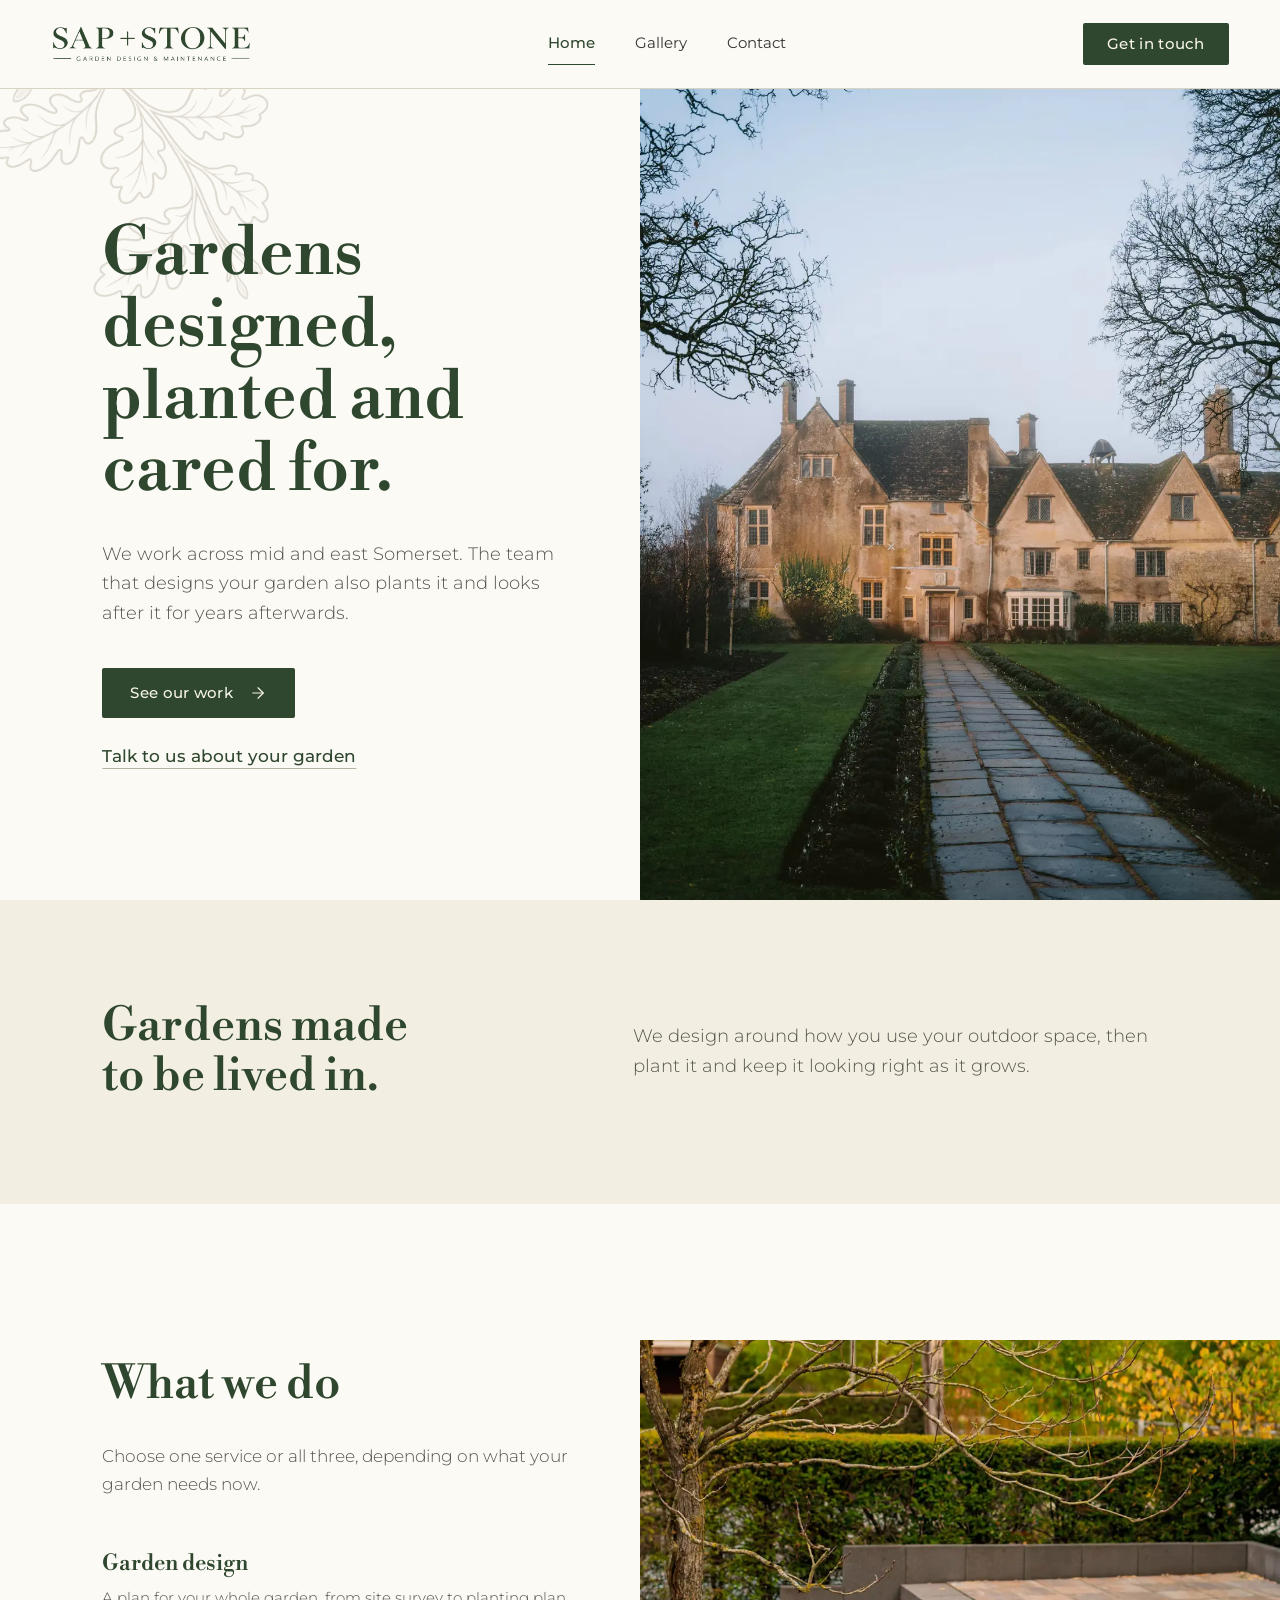
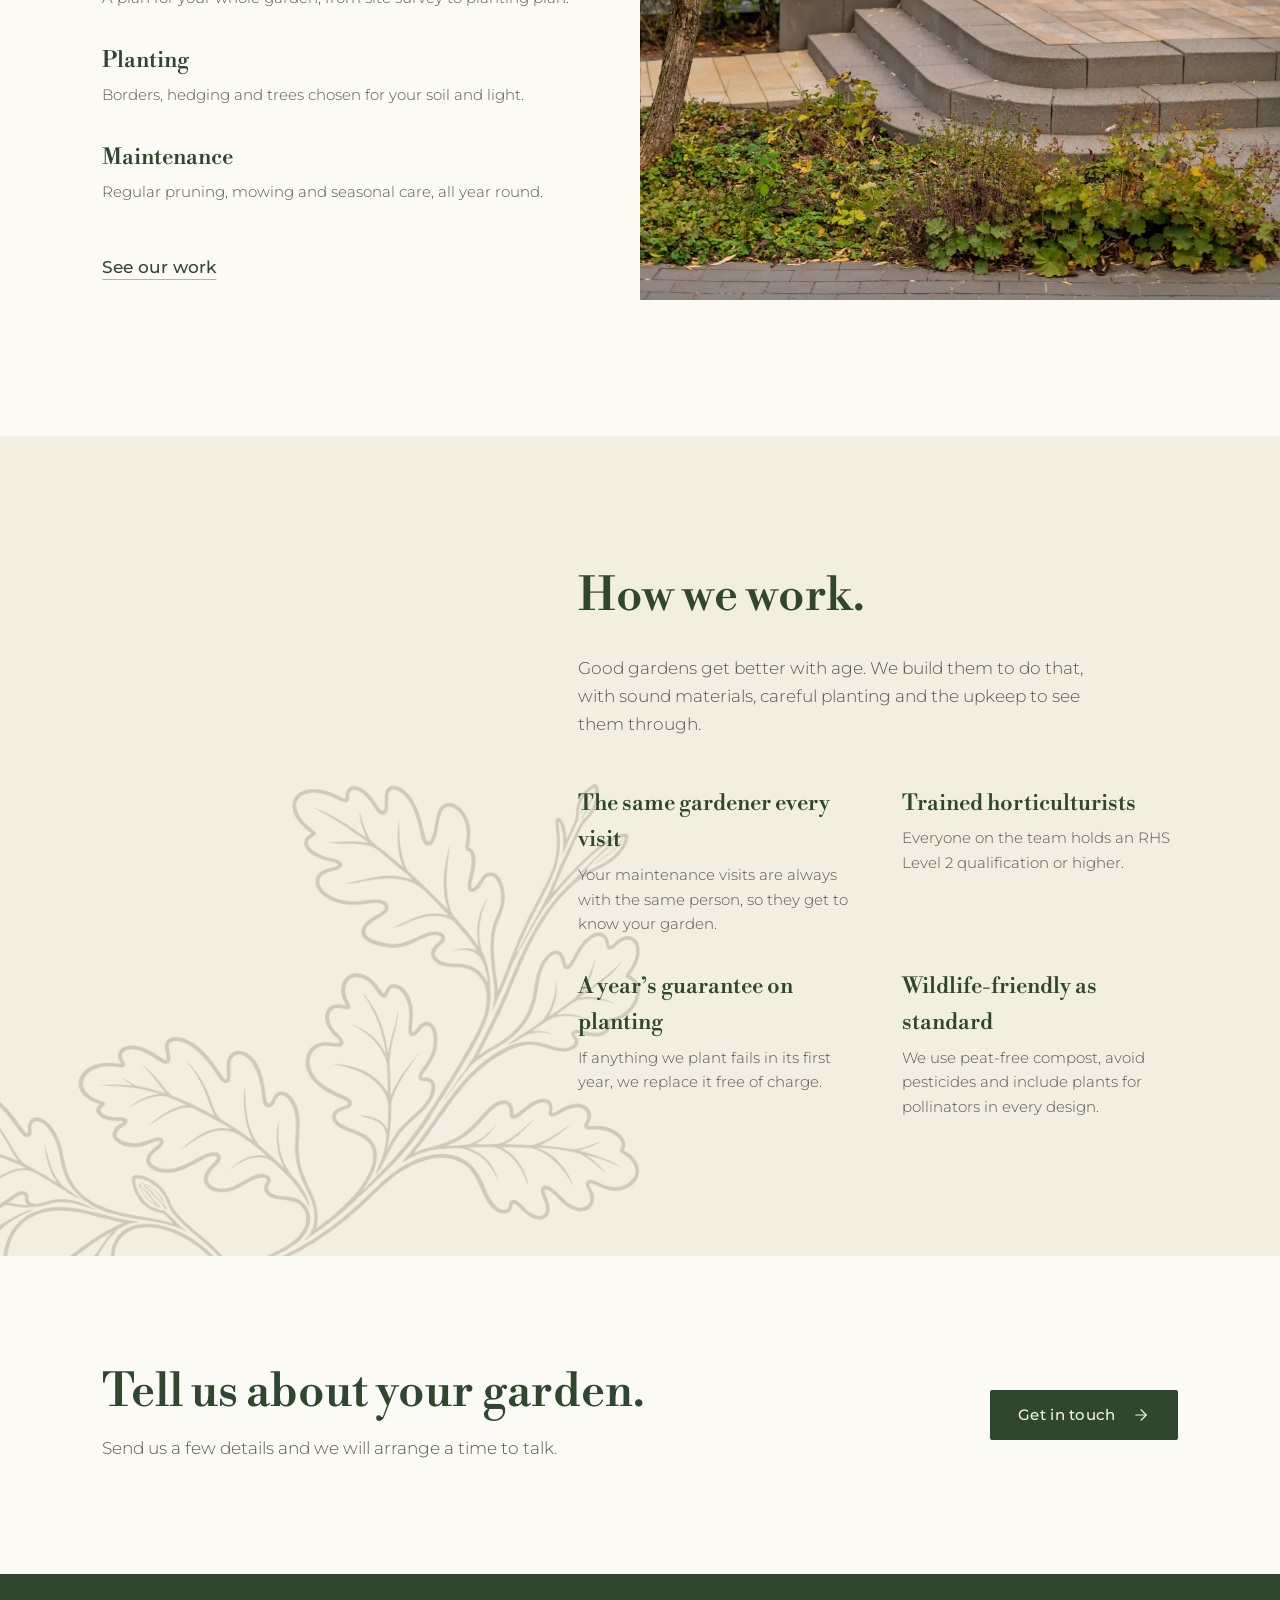
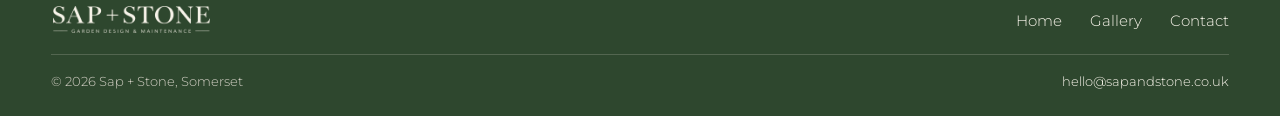
<file: index.html>
<!doctype html>
<html lang="en-GB">
<head>
<meta charset="utf-8">
<meta name="viewport" content="width=device-width, initial-scale=1">
<meta http-equiv="Content-Security-Policy" content="default-src 'none'; script-src 'self'; style-src 'self'; font-src 'self'; img-src 'self'; connect-src 'self'; form-action 'self'; base-uri 'none'">
<meta name="referrer" content="strict-origin-when-cross-origin">
<title>Garden design &amp; maintenance in Somerset | Sap + Stone</title>
<meta name="description" content="Garden design, planting and year-round maintenance across Somerset. One team, from first sketch to your garden&rsquo;s tenth summer.">
<link rel="canonical" href="https://louistucker31.github.io/sap-and-stone/">
<link rel="icon" href="assets/images/favicon.png" type="image/png">
<link rel="preload" href="assets/fonts/libre-bodoni-500-latin.woff2" as="font" type="font/woff2" crossorigin>
<link rel="preload" href="assets/fonts/montserrat-latin.woff2" as="font" type="font/woff2" crossorigin>
<link rel="stylesheet" href="css/styles.css">
<script src="js/main.js" defer></script>
<meta property="og:type" content="website">
<meta property="og:site_name" content="Sap + Stone">
<meta property="og:locale" content="en_GB">
<meta property="og:title" content="Garden design &amp; maintenance in Somerset | Sap + Stone">
<meta property="og:description" content="Garden design, planting and year-round maintenance across Somerset. One team, from first sketch to your garden&rsquo;s tenth summer.">
<meta property="og:url" content="https://louistucker31.github.io/sap-and-stone/">
<meta property="og:image" content="https://louistucker31.github.io/sap-and-stone/assets/images/share.jpg">
<meta property="og:image:width" content="1200">
<meta property="og:image:height" content="630">
<meta property="og:image:alt" content="A stone manor house at dawn, with lawns and a flagstone path leading to the front door">
<meta name="twitter:card" content="summary_large_image">
</head>
<body>
<a class="skip" href="#content">Skip to content</a>

<header class="site-header">
  <div class="page-width">
    <a href="index.html" aria-label="Sap + Stone, garden design and maintenance. Home"><span class="brand-mark" aria-hidden="true"></span></a>
    <nav class="site-nav" aria-label="Main">
      <ul>
        <li><a href="index.html" aria-current="page">Home</a></li>
        <li><a href="pages/gallery.html">Gallery</a></li>
        <li><a href="pages/contact.html">Contact</a></li>
      </ul>
    </nav>
    <a class="btn header-cta" href="pages/contact.html">Get in touch</a>
  </div>
</header>

<main id="content" tabindex="-1">

  <section class="hero" aria-labelledby="home-title">
    <div class="hero-copy">
      <span class="leaf" aria-hidden="true"></span>
      <h1 id="home-title">Gardens designed, planted and cared for.</h1>
      <p class="lede">We work across mid and east Somerset. The team that designs your garden also plants it and looks after it for years afterwards.</p>
      <div class="hero-actions">
        <a class="btn" href="pages/gallery.html">See our work
          <svg viewBox="0 0 24 24" fill="none" stroke="currentColor" stroke-width="1.5" stroke-linecap="round" stroke-linejoin="round" aria-hidden="true"><path d="M5 12h14"/><path d="m12 5 7 7-7 7"/></svg>
        </a>
        <a class="text-link" href="pages/contact.html">Talk to us about your garden</a>
      </div>
    </div>
    <figure class="photo">
      <div class="photo-frame"><img class="photo-house" src="assets/images/house.webp" srcset="assets/images/house-600.webp 600w, assets/images/house.webp 1100w" sizes="(min-width: 961px) 50vw, 100vw" width="1100" height="1467" alt="A stone manor house at dawn, with a flagstone path between lawns and low hedging leading to the front door" fetchpriority="high"></div>
    </figure>
  </section>

  <section class="intro band" aria-labelledby="intro-title">
    <div class="page-width">
      <h2 id="intro-title">Gardens made to be lived in.</h2>
      <p>We design around how you use your outdoor space, then plant it and keep it looking right as it grows.</p>
    </div>
  </section>

  <section class="services" aria-labelledby="services-title">
    <div class="page-width">
      <div class="services-copy">
        <h2 id="services-title">What we do</h2>
        <p>Choose one service or all three, depending on what your garden needs now.</p>
        <dl class="values values-single">
          <div><dt>Garden design</dt><dd>A plan for your whole garden, from site survey to planting plan.</dd></div>
          <div><dt>Planting</dt><dd>Borders, hedging and trees chosen for your soil and light.</dd></div>
          <div><dt>Maintenance</dt><dd>Regular pruning, mowing and seasonal care, all year round.</dd></div>
        </dl>
        <a class="text-link" href="pages/gallery.html">See our work</a>
      </div>
      <figure class="photo services-photo">
        <div class="photo-frame"><img class="photo-steps" src="assets/images/steps.webp" srcset="assets/images/steps-600.webp 600w, assets/images/steps.webp 1000w" sizes="(min-width: 961px) 50vw, 100vw" width="1000" height="1500" alt="Curved stone steps up to a paved terrace, framed by a clipped hedge, a young tree and low autumn planting" loading="lazy"></div>
      </figure>
    </div>
  </section>

  <section class="approach band" aria-labelledby="approach-title">
    <span class="leaf" aria-hidden="true"></span>
    <div class="page-width">
      <div class="approach-copy">
        <h2 id="approach-title">How we work.</h2>
        <p>Good gardens get better with age. We build them to do that, with sound materials, careful planting and the upkeep to see them through.</p>
        <dl class="values">
          <div><dt>The same gardener every visit</dt><dd>Your maintenance visits are always with the same person, so they get to know your garden.</dd></div>
          <div><dt>Trained horticulturists</dt><dd>Everyone on the team holds an RHS Level&nbsp;2 qualification or higher.</dd></div>
          <div><dt>A year&rsquo;s guarantee on planting</dt><dd>If anything we plant fails in its first year, we replace it free of charge.</dd></div>
          <div><dt>Wildlife-friendly as standard</dt><dd>We use peat-free compost, avoid pesticides and include plants for pollinators in every design.</dd></div>
        </dl>
      </div>
    </div>
  </section>

  <section class="closing" aria-labelledby="home-closing-title">
    <div class="page-width">
      <div>
        <h2 id="home-closing-title">Tell us about your garden.</h2>
        <p>Send us a few details and we will arrange a time to talk.</p>
      </div>
      <a class="btn" href="pages/contact.html">Get in touch
        <svg viewBox="0 0 24 24" fill="none" stroke="currentColor" stroke-width="1.5" stroke-linecap="round" stroke-linejoin="round" aria-hidden="true"><path d="M5 12h14"/><path d="m12 5 7 7-7 7"/></svg>
      </a>
    </div>
  </section>

</main>

<footer class="site-footer">
  <div class="page-width">
    <div class="footer-top">
      <a href="index.html" aria-label="Sap + Stone. Home"><span class="brand-mark" aria-hidden="true"></span></a>
      <nav class="footer-nav" aria-label="Footer">
        <ul>
          <li><a href="index.html">Home</a></li>
          <li><a href="pages/gallery.html">Gallery</a></li>
          <li><a href="pages/contact.html">Contact</a></li>
        </ul>
      </nav>
    </div>
    <div class="footer-base">
      <span>&copy; <span id="year">2026</span> Sap + Stone, Somerset</span>
      <a href="mailto:hello@sapandstone.co.uk">hello@sapandstone.co.uk</a>
    </div>
  </div>
</footer>

</body>
</html>
</file>
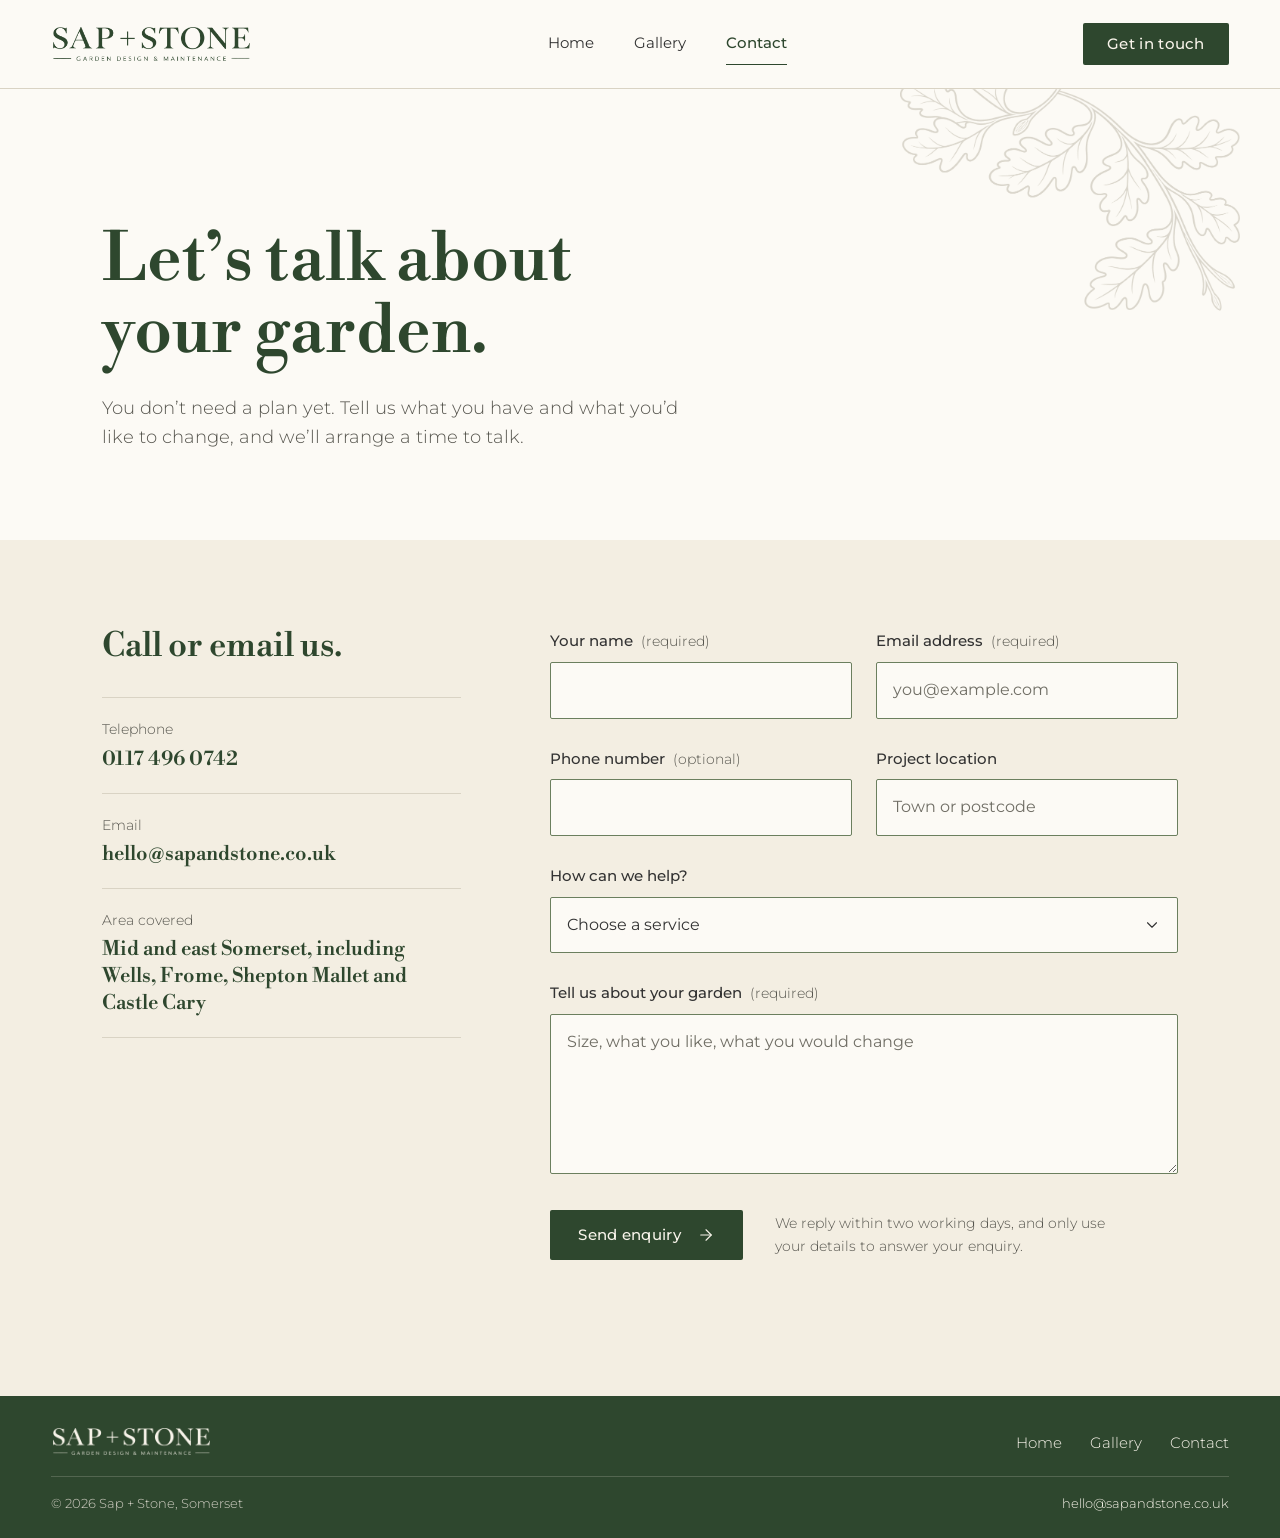
<file: pages/contact.html>
<!doctype html>
<html lang="en-GB">
<head>
<meta charset="utf-8">
<meta name="viewport" content="width=device-width, initial-scale=1">
<meta http-equiv="Content-Security-Policy" content="default-src 'none'; script-src 'self'; style-src 'self'; font-src 'self'; img-src 'self'; connect-src 'self'; form-action 'self'; base-uri 'none'">
<meta name="referrer" content="strict-origin-when-cross-origin">
<title>Contact our Somerset garden designers | Sap + Stone</title>
<meta name="description" content="Tell us about your garden and we will arrange a time to talk. Garden design, planting and maintenance from Sap + Stone, across Somerset.">
<link rel="canonical" href="https://louistucker31.github.io/sap-and-stone/pages/contact.html">
<link rel="icon" href="../assets/images/favicon.png" type="image/png">
<link rel="preload" href="../assets/fonts/libre-bodoni-500-latin.woff2" as="font" type="font/woff2" crossorigin>
<link rel="preload" href="../assets/fonts/montserrat-latin.woff2" as="font" type="font/woff2" crossorigin>
<link rel="stylesheet" href="../css/styles.css">
<script src="../js/main.js" defer></script>
<meta property="og:type" content="website">
<meta property="og:site_name" content="Sap + Stone">
<meta property="og:locale" content="en_GB">
<meta property="og:title" content="Contact our Somerset garden designers | Sap + Stone">
<meta property="og:description" content="Tell us about your garden and we will arrange a time to talk. Garden design, planting and maintenance from Sap + Stone, across Somerset.">
<meta property="og:url" content="https://louistucker31.github.io/sap-and-stone/pages/contact.html">
<meta property="og:image" content="https://louistucker31.github.io/sap-and-stone/assets/images/share.jpg">
<meta property="og:image:width" content="1200">
<meta property="og:image:height" content="630">
<meta property="og:image:alt" content="A stone manor house at dawn, with lawns and a flagstone path leading to the front door">
<meta name="twitter:card" content="summary_large_image">
</head>
<body>
<a class="skip" href="#content">Skip to content</a>

<header class="site-header">
  <div class="page-width">
    <a href="../index.html" aria-label="Sap + Stone, garden design and maintenance. Home"><span class="brand-mark" aria-hidden="true"></span></a>
    <nav class="site-nav" aria-label="Main">
      <ul>
        <li><a href="../index.html">Home</a></li>
        <li><a href="gallery.html">Gallery</a></li>
        <li><a href="contact.html" aria-current="page">Contact</a></li>
      </ul>
    </nav>
    <a class="btn header-cta" href="contact.html">Get in touch</a>
  </div>
</header>

<main id="content" tabindex="-1">

  <section class="page-head page-head-contact" aria-labelledby="contact-title">
    <span class="leaf" aria-hidden="true"></span>
    <div class="page-width">
      <h1 id="contact-title">Let&rsquo;s talk about your garden.</h1>
      <p class="lede">You don&rsquo;t need a plan yet. Tell us what you have and what you&rsquo;d like to change, and we&rsquo;ll arrange a time to talk.</p>
    </div>
  </section>

  <section class="contact-section band" aria-label="Contact details and enquiry form">
    <div class="page-width">
      <div class="contact-aside">
        <h2>Call or email us.</h2>
        <dl class="details">
          <div><dt>Telephone</dt><dd><a href="tel:+441174960742">0117 496 0742</a></dd></div>
          <div><dt>Email</dt><dd><a href="mailto:hello@sapandstone.co.uk">hello@sapandstone.co.uk</a></dd></div>
          <div><dt>Area covered</dt><dd>Mid and east Somerset, including Wells, Frome, Shepton Mallet and Castle Cary</dd></div>
        </dl>
      </div>

      <!-- TODO: set data-endpoint to the form handler (Formspree, Netlify Forms or your own) and add its origin to connect-src in the CSP. -->
      <form class="enquiry" id="enquiry" data-endpoint="" novalidate aria-label="Send an enquiry">
        <div class="field">
          <label for="f-name">Your name <small>(required)</small></label>
          <input id="f-name" name="name" type="text" autocomplete="name" required maxlength="100" aria-describedby="f-name-error">
          <p class="error" id="f-name-error"></p>
        </div>
        <div class="field">
          <label for="f-email">Email address <small>(required)</small></label>
          <input id="f-email" name="email" type="email" autocomplete="email" required maxlength="254" placeholder="you@example.com" aria-describedby="f-email-error">
          <p class="error" id="f-email-error"></p>
        </div>
        <div class="field">
          <label for="f-phone">Phone number <small>(optional)</small></label>
          <input id="f-phone" name="phone" type="tel" autocomplete="tel" maxlength="20" pattern="[0-9 +()]{7,20}" aria-describedby="f-phone-error">
          <p class="error" id="f-phone-error"></p>
        </div>
        <div class="field">
          <label for="f-location">Project location</label>
          <input id="f-location" name="location" type="text" autocomplete="postal-code" maxlength="80" placeholder="Town or postcode">
        </div>
        <div class="field full">
          <label for="f-service">How can we help?</label>
          <select id="f-service" name="service">
            <option value="">Choose a service</option>
            <option>Garden design</option>
            <option>Planting</option>
            <option>Maintenance</option>
            <option>Not sure yet</option>
          </select>
        </div>
        <div class="field full">
          <label for="f-message">Tell us about your garden <small>(required)</small></label>
          <textarea id="f-message" name="message" required minlength="10" maxlength="2000" placeholder="Size, what you like, what you would change" aria-describedby="f-message-error"></textarea>
          <p class="error" id="f-message-error"></p>
        </div>
        <div class="form-foot">
          <button class="btn" type="submit">Send enquiry
            <svg viewBox="0 0 24 24" fill="none" stroke="currentColor" stroke-width="1.5" stroke-linecap="round" stroke-linejoin="round" aria-hidden="true"><path d="M5 12h14"/><path d="m12 5 7 7-7 7"/></svg>
          </button>
          <p>We reply within two working days, and only use your details to answer your enquiry.</p>
        </div>
        <p class="form-status" id="form-status" role="status" aria-live="polite"></p>
        <p class="visually-hidden" id="field-alert" aria-live="polite"></p>
      </form>
    </div>
  </section>

</main>

<footer class="site-footer">
  <div class="page-width">
    <div class="footer-top">
      <a href="../index.html" aria-label="Sap + Stone. Home"><span class="brand-mark" aria-hidden="true"></span></a>
      <nav class="footer-nav" aria-label="Footer">
        <ul>
          <li><a href="../index.html">Home</a></li>
          <li><a href="gallery.html">Gallery</a></li>
          <li><a href="contact.html">Contact</a></li>
        </ul>
      </nav>
    </div>
    <div class="footer-base">
      <span>&copy; <span id="year">2026</span> Sap + Stone, Somerset</span>
      <a href="mailto:hello@sapandstone.co.uk">hello@sapandstone.co.uk</a>
    </div>
  </div>
</footer>

</body>
</html>
</file>
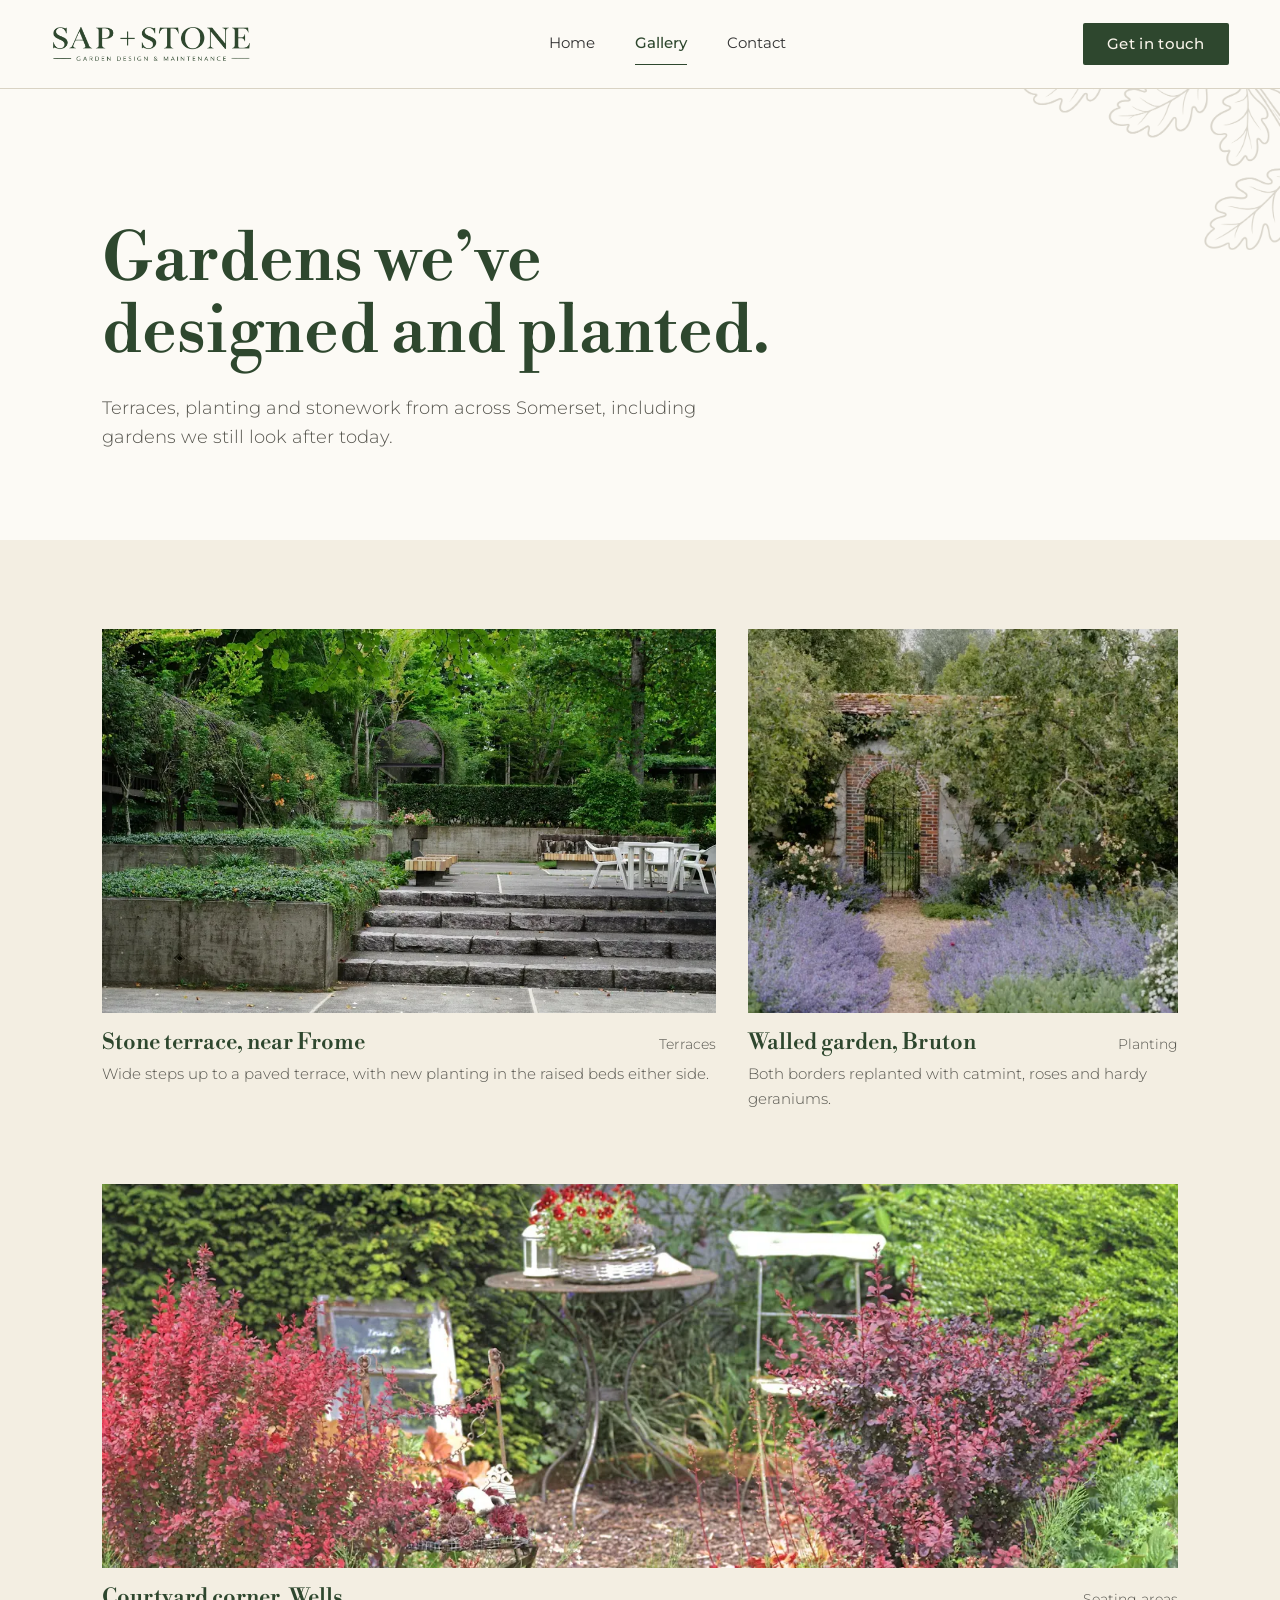
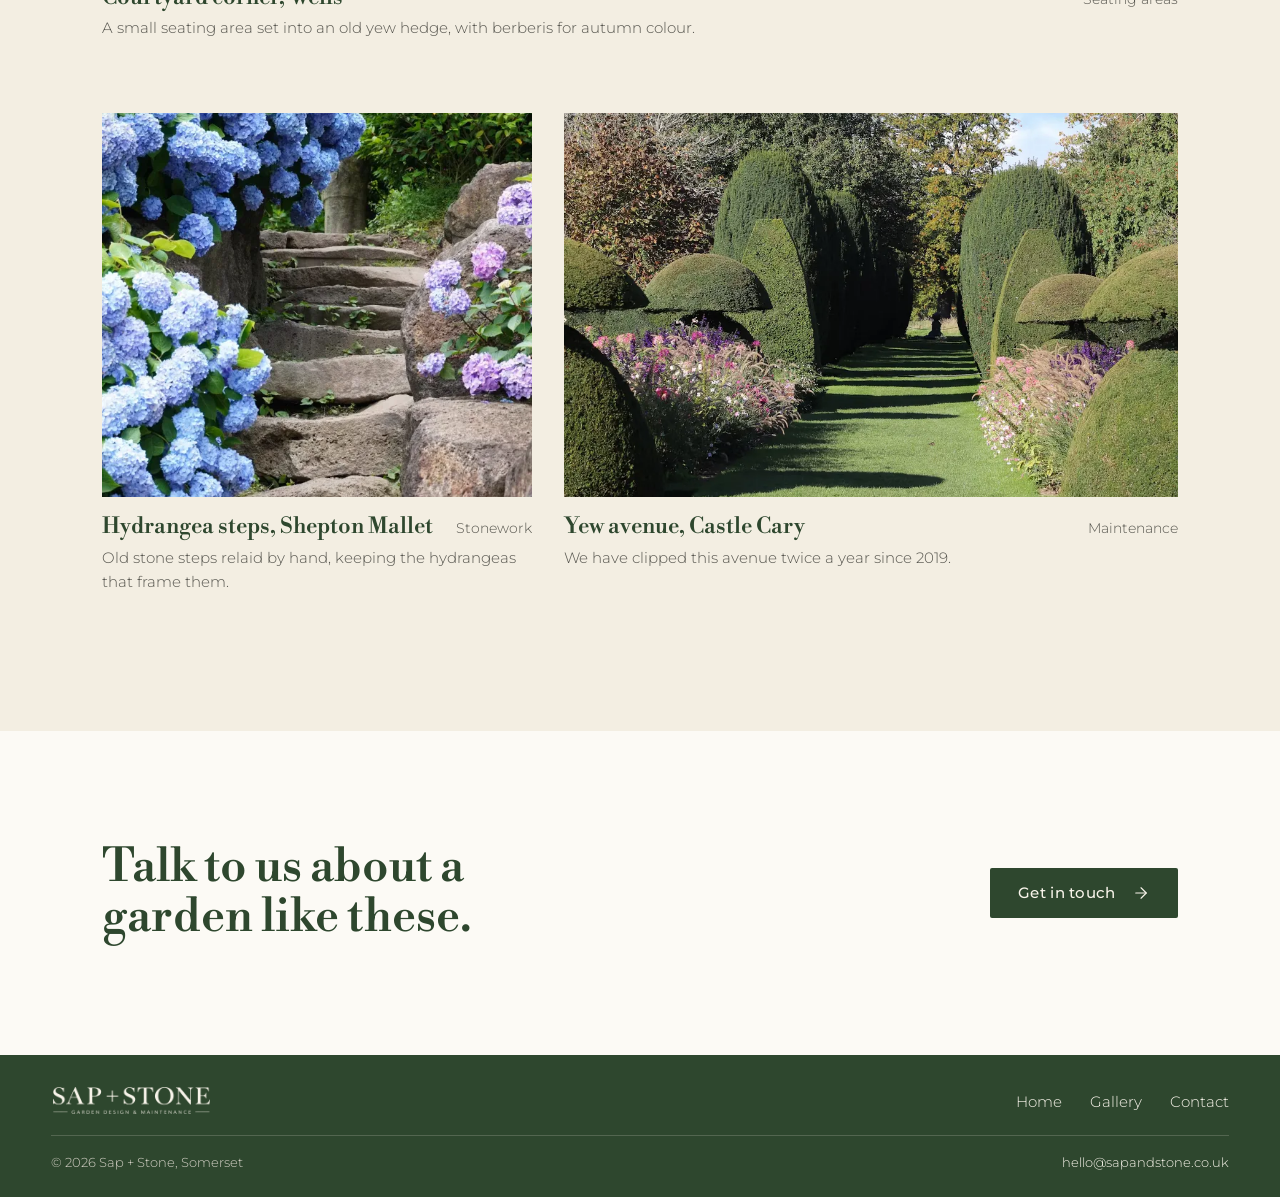
<file: pages/gallery.html>
<!doctype html>
<html lang="en-GB">
<head>
<meta charset="utf-8">
<meta name="viewport" content="width=device-width, initial-scale=1">
<meta http-equiv="Content-Security-Policy" content="default-src 'none'; script-src 'self'; style-src 'self'; font-src 'self'; img-src 'self'; connect-src 'self'; form-action 'self'; base-uri 'none'">
<meta name="referrer" content="strict-origin-when-cross-origin">
<title>Garden design projects in Somerset | Sap + Stone</title>
<meta name="description" content="Gardens Sap + Stone have designed, planted and still look after across Somerset, from stone terraces to a walled garden and a yew avenue.">
<link rel="canonical" href="https://louistucker31.github.io/sap-and-stone/pages/gallery.html">
<link rel="icon" href="../assets/images/favicon.png" type="image/png">
<link rel="preload" href="../assets/fonts/libre-bodoni-500-latin.woff2" as="font" type="font/woff2" crossorigin>
<link rel="preload" href="../assets/fonts/montserrat-latin.woff2" as="font" type="font/woff2" crossorigin>
<link rel="stylesheet" href="../css/styles.css">
<script src="../js/main.js" defer></script>
<meta property="og:type" content="website">
<meta property="og:site_name" content="Sap + Stone">
<meta property="og:locale" content="en_GB">
<meta property="og:title" content="Garden design projects in Somerset | Sap + Stone">
<meta property="og:description" content="Gardens Sap + Stone have designed, planted and still look after across Somerset, from stone terraces to a walled garden and a yew avenue.">
<meta property="og:url" content="https://louistucker31.github.io/sap-and-stone/pages/gallery.html">
<meta property="og:image" content="https://louistucker31.github.io/sap-and-stone/assets/images/share.jpg">
<meta property="og:image:width" content="1200">
<meta property="og:image:height" content="630">
<meta property="og:image:alt" content="A stone manor house at dawn, with lawns and a flagstone path leading to the front door">
<meta name="twitter:card" content="summary_large_image">
</head>
<body>
<a class="skip" href="#content">Skip to content</a>

<header class="site-header">
  <div class="page-width">
    <a href="../index.html" aria-label="Sap + Stone, garden design and maintenance. Home"><span class="brand-mark" aria-hidden="true"></span></a>
    <nav class="site-nav" aria-label="Main">
      <ul>
        <li><a href="../index.html">Home</a></li>
        <li><a href="gallery.html" aria-current="page">Gallery</a></li>
        <li><a href="contact.html">Contact</a></li>
      </ul>
    </nav>
    <a class="btn header-cta" href="contact.html">Get in touch</a>
  </div>
</header>

<main id="content" tabindex="-1">

  <section class="page-head" aria-labelledby="gallery-title">
    <span class="leaf" aria-hidden="true"></span>
    <div class="page-width">
      <h1 id="gallery-title">Gardens we&rsquo;ve designed and planted.</h1>
      <p class="lede">Terraces, planting and stonework from across Somerset, including gardens we still look after today.</p>
    </div>
  </section>

  <section class="gallery-section band" aria-label="Garden photographs">
    <div class="page-width">
      <ul class="gallery">
        <li class="g-wide">
          <figure class="photo">
            <div class="photo-frame"><img src="../assets/images/gallery-terraces.webp" srcset="../assets/images/gallery-terraces-600.webp 600w, ../assets/images/gallery-terraces.webp 1000w" sizes="(min-width: 641px) 55vw, 100vw" width="1000" height="750" alt="Wide stone steps up to a paved terrace with a table and chairs, set among raised planting beds and trees" loading="lazy"></div>
            <figcaption><strong>Stone terrace, near Frome</strong><span>Terraces</span><p>Wide steps up to a paved terrace, with new planting in the raised beds either side.</p></figcaption>
          </figure>
        </li>
        <li class="g-narrow">
          <figure class="photo">
            <div class="photo-frame"><img src="../assets/images/gallery-walled-garden.webp" srcset="../assets/images/gallery-walled-garden-600.webp 600w, ../assets/images/gallery-walled-garden.webp 800w" sizes="(min-width: 641px) 40vw, 100vw" width="800" height="840" alt="A gravel path through deep borders of catmint leading to an arched gate in an old walled garden" loading="lazy"></div>
            <figcaption><strong>Walled garden, Bruton</strong><span>Planting</span><p>Both borders replanted with catmint, roses and hardy geraniums.</p></figcaption>
          </figure>
        </li>
        <li class="g-full">
          <figure class="photo">
            <div class="photo-frame"><img class="photo-quiet-corner" src="../assets/images/gallery-quiet-corner.webp" srcset="../assets/images/gallery-quiet-corner-600.webp 600w, ../assets/images/gallery-quiet-corner.webp 1360w" sizes="(min-width: 641px) 85vw, 100vw" width="1360" height="745" alt="A small seating area with a bistro table and chair, framed by a yew hedge and red and purple berberis" loading="lazy"></div>
            <figcaption><strong>Courtyard corner, Wells</strong><span>Seating areas</span><p>A small seating area set into an old yew hedge, with berberis for autumn colour.</p></figcaption>
          </figure>
        </li>
        <li class="g-narrow">
          <figure class="photo">
            <div class="photo-frame"><img src="../assets/images/gallery-hydrangea-steps.webp" srcset="../assets/images/gallery-hydrangea-steps-600.webp 600w, ../assets/images/gallery-hydrangea-steps.webp 800w" sizes="(min-width: 641px) 40vw, 100vw" width="800" height="840" alt="Rough stone steps climbing between banks of blue and purple hydrangeas" loading="lazy"></div>
            <figcaption><strong>Hydrangea steps, Shepton Mallet</strong><span>Stonework</span><p>Old stone steps relaid by hand, keeping the hydrangeas that frame them.</p></figcaption>
          </figure>
        </li>
        <li class="g-wide">
          <figure class="photo">
            <div class="photo-frame"><img src="../assets/images/gallery-yew-avenue.webp" srcset="../assets/images/gallery-yew-avenue-600.webp 600w, ../assets/images/gallery-yew-avenue.webp 1000w" sizes="(min-width: 641px) 55vw, 100vw" width="1000" height="750" alt="A lawn avenue lined with clipped yew topiary and borders of late-summer flowers" loading="lazy"></div>
            <figcaption><strong>Yew avenue, Castle Cary</strong><span>Maintenance</span><p>We have clipped this avenue twice a year since 2019.</p></figcaption>
          </figure>
        </li>
      </ul>
    </div>
  </section>

  <section class="closing" aria-labelledby="gallery-closing-title">
    <div class="page-width">
      <div>
        <h2 id="gallery-closing-title">Talk to us about a garden like these.</h2>
      </div>
      <a class="btn" href="contact.html">Get in touch
        <svg viewBox="0 0 24 24" fill="none" stroke="currentColor" stroke-width="1.5" stroke-linecap="round" stroke-linejoin="round" aria-hidden="true"><path d="M5 12h14"/><path d="m12 5 7 7-7 7"/></svg>
      </a>
    </div>
  </section>

</main>

<footer class="site-footer">
  <div class="page-width">
    <div class="footer-top">
      <a href="../index.html" aria-label="Sap + Stone. Home"><span class="brand-mark" aria-hidden="true"></span></a>
      <nav class="footer-nav" aria-label="Footer">
        <ul>
          <li><a href="../index.html">Home</a></li>
          <li><a href="gallery.html">Gallery</a></li>
          <li><a href="contact.html">Contact</a></li>
        </ul>
      </nav>
    </div>
    <div class="footer-base">
      <span>&copy; <span id="year">2026</span> Sap + Stone, Somerset</span>
      <a href="mailto:hello@sapandstone.co.uk">hello@sapandstone.co.uk</a>
    </div>
  </div>
</footer>

</body>
</html>
</file>
<file: css/styles.css>
/* Self-hosted from Google Fonts (SIL Open Font License, see assets/fonts/*-OFL.txt).
   Latin and Latin Extended subsets only. Montserrat is a variable font, so one file
   covers all three weights. */
@font-face {
  font-family: "Libre Bodoni";
  font-style: normal;
  font-weight: 500;
  font-display: swap;
  src: url("../assets/fonts/libre-bodoni-500-latin.woff2") format("woff2");
  unicode-range: U+0000-00FF, U+0131, U+0152-0153, U+02BB-02BC, U+02C6, U+02DA, U+02DC, U+0304, U+0308, U+0329, U+2000-206F, U+20AC, U+2122, U+2191, U+2193, U+2212, U+2215, U+FEFF, U+FFFD;
}
@font-face {
  font-family: "Libre Bodoni";
  font-style: normal;
  font-weight: 500;
  font-display: swap;
  src: url("../assets/fonts/libre-bodoni-500-latin-ext.woff2") format("woff2");
  unicode-range: U+0100-02BA, U+02BD-02C5, U+02C7-02CC, U+02CE-02D7, U+02DD-02FF, U+0304, U+0308, U+0329, U+1D00-1DBF, U+1E00-1E9F, U+1EF2-1EFF, U+2020, U+20A0-20AB, U+20AD-20C4, U+2113, U+2C60-2C7F, U+A720-A7FF;
}
@font-face {
  font-family: "Montserrat";
  font-style: normal;
  font-weight: 300 500;
  font-display: swap;
  src: url("../assets/fonts/montserrat-latin.woff2") format("woff2");
  unicode-range: U+0000-00FF, U+0131, U+0152-0153, U+02BB-02BC, U+02C6, U+02DA, U+02DC, U+0304, U+0308, U+0329, U+2000-206F, U+20AC, U+2122, U+2191, U+2193, U+2212, U+2215, U+FEFF, U+FFFD;
}
@font-face {
  font-family: "Montserrat";
  font-style: normal;
  font-weight: 300 500;
  font-display: swap;
  src: url("../assets/fonts/montserrat-latin-ext.woff2") format("woff2");
  unicode-range: U+0100-02BA, U+02BD-02C5, U+02C7-02CC, U+02CE-02D7, U+02DD-02FF, U+0304, U+0308, U+0329, U+1D00-1DBF, U+1E00-1E9F, U+1EF2-1EFF, U+2020, U+20A0-20AB, U+20AD-20C4, U+2113, U+2C60-2C7F, U+A720-A7FF;
}

:root {
  --forest: #2e472e;
  --forest-deep: #233823;
  --moss: #6b7f5e;
  --stone: #b7b1a1;
  --ivory: #f8f4ea;
  --paper: #fcfaf5;
  --band: #f3eee2;
  --charcoal: #333333;
  --muted: #56554e;
  --rule: #d9d3c4;
  --error: #9a3b2c;

  --serif: "Libre Bodoni", "Didot", "Bodoni 72", Georgia, serif;
  --sans: "Montserrat", "Helvetica Neue", Arial, sans-serif;

  --gutter: clamp(20px, 5vw, 48px);
  /* Side padding for page content, and the wider one the header and footer use. */
  --page-pad: max(var(--gutter), 8vw);
  --edge-pad: max(var(--gutter), 4vw);
  /* Space between copy and a photo that runs to the screen edge. */
  --copy-gap: clamp(40px, 5vw, 96px);
  --section: clamp(72px, 11vw, 136px);
  --section-sm: clamp(56px, 7vw, 96px);
  --header-height: 88px;

  --logo: url("../assets/images/logo.png");
  --logo-light: url("../assets/images/logo-light.png");
  --leaf: url("../assets/images/leaf.png");
}

*, *::before, *::after { box-sizing: border-box; }

html { -webkit-text-size-adjust: 100%; }

body {
  margin: 0;
  background: var(--paper);
  color: var(--charcoal);
  font-family: var(--sans);
  font-weight: 300;
  font-size: 1.0625rem;
  line-height: 1.65;
  -webkit-font-smoothing: antialiased;
}

/* Libre Bodoni rather than Bodoni Moda: same family look as the logo, but drawn
   with heavier hairlines that hold up at phone sizes. */
h1, h2, h3, .values dt, .gallery figcaption strong, .details dd {
  font-family: var(--serif);
  font-weight: 500;
}
h1, h2, h3 {
  color: var(--forest);
  line-height: 1.08;
  margin: 0;
  text-wrap: balance;
}
h1 { font-size: clamp(2.5rem, 5.2vw, 4.25rem); }
h2 { font-size: clamp(2rem, 3.6vw, 3rem); }
h3 { font-size: clamp(1.5rem, 2.2vw, 1.875rem); }

p { margin: 0; }
a { color: inherit; }
img { display: block; max-width: 100%; height: auto; }

.page-width { padding: 0 var(--page-pad); }

.lede { font-size: clamp(1.0625rem, 1.4vw, 1.1875rem); color: var(--muted); max-width: 34em; }

.skip {
  position: absolute;
  left: 16px;
  top: -64px;
  background: var(--forest);
  color: var(--ivory);
  padding: 8px 16px;
  z-index: 10;
}
.skip:focus { top: 16px; }

/* Read by screen readers, not shown on screen. */
.visually-hidden {
  position: absolute;
  width: 1px;
  height: 1px;
  overflow: hidden;
  clip: rect(0 0 0 0);
  white-space: nowrap;
}

:focus-visible { outline: 2px solid var(--forest); outline-offset: 3px; }

/* Brand artwork is pre-coloured PNGs, so it also shows when a page is opened straight from disk. */
.brand-mark {
  display: block;
  width: 200px;
  aspect-ratio: 720 / 124;
  background: var(--logo) no-repeat center / contain;
}
.leaf {
  position: absolute;
  pointer-events: none;
  aspect-ratio: 900 / 587;
  background: var(--leaf) no-repeat center / contain;
  z-index: -1;
}

/* Buttons and links */
.btn {
  display: inline-flex;
  align-items: center;
  gap: 16px;
  padding: 16px 28px;
  background: var(--forest);
  color: var(--ivory);
  font: 500 0.9375rem/1.2 var(--sans);
  letter-spacing: 0.02em;
  text-decoration: none;
  border: 0;
  border-radius: 2px;
  cursor: pointer;
  transition: background-color 0.2s ease;
}
/* Icons are from Lucide (ISC licence, see assets/icons/LICENSE-lucide.txt), drawn at 1.5 stroke to suit the light type. */
.btn svg { width: 18px; height: 18px; transition: transform 0.25s ease; }
.btn:hover { background: var(--forest-deep); }
.btn:hover svg { transform: translateX(4px); }

.text-link {
  font-weight: 500;
  color: var(--forest);
  text-decoration: underline;
  text-decoration-color: var(--stone);
  text-underline-offset: 6px;
  text-decoration-thickness: 1px;
  transition: text-decoration-color 0.2s ease;
}
.text-link:hover { text-decoration-color: var(--forest); }

/* Header */
.site-header {
  border-bottom: 1px solid var(--rule);
  background: var(--paper);
}
.site-header .page-width {
  display: flex;
  align-items: center;
  justify-content: space-between;
  gap: 24px;
  min-height: var(--header-height);
  padding-inline: var(--edge-pad);
}
.site-nav ul {
  display: flex;
  gap: 40px;
  list-style: none;
  margin: 0;
  padding: 0;
}
.site-nav a {
  display: block;
  padding: 8px 0;
  font-size: 0.9375rem;
  font-weight: 400;
  color: var(--charcoal);
  text-decoration: none;
  border-bottom: 1px solid transparent;
  transition: border-color 0.2s ease;
}
.site-nav a:hover { border-bottom-color: var(--stone); }
.site-nav a[aria-current="page"] { color: var(--forest); font-weight: 500; border-bottom-color: var(--forest); }

.header-cta { padding: 12px 24px; }

section { position: relative; isolation: isolate; }
.band { background: var(--band); }

.photo { margin: 0; }
.photo-frame { position: relative; overflow: hidden; background: #e8e2d4; }
.photo-frame > img { width: 100%; height: 100%; object-fit: cover; }
.photo-house { object-position: 50% 62%; }
.photo-steps { object-position: 50% 95%; }
.photo-quiet-corner { object-position: 50% 45%; }

/* Home: hero. The photo runs from the centre of the page to the right edge, and the
   copy is centred in the screen height. */
.hero {
  display: grid;
  grid-template-columns: minmax(0, 1fr) 50vw;
  align-items: center;
  /* Less the header's 1px bottom border. */
  min-height: calc(100vh - var(--header-height) - 1px);
  padding-left: var(--page-pad);
  overflow: hidden;
}
.hero-copy { padding: 64px var(--copy-gap) 64px 0; }
.hero-copy h1 { margin-bottom: 32px; max-width: 11em; }
.hero-copy .lede { margin-bottom: 40px; }
.hero-actions { display: flex; flex-wrap: wrap; align-items: center; gap: 24px 32px; }
.hero .photo { align-self: stretch; }
.hero .photo-frame { height: 100%; min-height: 560px; }
/* Keep the tall photo from setting the hero height; it fills whatever the copy needs. */
.hero .photo-frame > img { position: absolute; inset: 0; }
/* The leaf grows from the hero's top-left corner, flipped so its cut edge tucks under the header. */
.hero .leaf { width: clamp(380px, 30vw, 600px); top: -40px; left: 0; opacity: 0.45; transform: translateX(-30%) scaleY(-1); }

/* Home: intro */
.intro { padding: clamp(56px, 8vw, 104px) 0; }
.intro .page-width {
  display: grid;
  grid-template-columns: minmax(0, 5fr) minmax(0, 6fr);
  gap: 48px clamp(40px, 6vw, 96px);
  align-items: center;
}
/* Keeps its width and left alignment, but its right edge meets the right padding. */
.intro p { justify-self: end; color: var(--muted); font-size: 1.125rem; max-width: 32em; }

/* Home: services. Same photo treatment as the hero. */
.services { padding: var(--section) 0; overflow: hidden; }
.services .page-width {
  display: grid;
  grid-template-columns: minmax(0, 1fr) 50vw;
  align-items: center;
  padding-right: 0;
}
.services-copy { padding-right: var(--copy-gap); }
.services-copy h2 { margin-bottom: 32px; max-width: 12em; }
.services-copy > p { color: var(--muted); max-width: 32em; margin-bottom: 48px; }
.services-photo .photo-frame { height: clamp(560px, 42vw, 800px); }

/* Home: approach */
.approach { padding: var(--section) 0; overflow: hidden; }
.approach .page-width { display: grid; grid-template-columns: minmax(0, 5fr) minmax(0, 7fr); gap: 48px; }
.approach-copy { grid-column: 2; position: relative; z-index: 1; }
.approach-copy h2 { margin-bottom: 32px; max-width: 12em; }
.approach-copy > p { color: var(--muted); max-width: 32em; margin-bottom: 48px; }
.approach-copy .values { margin-bottom: 0; }
.approach .leaf { width: min(760px, 62vw); left: -120px; bottom: -24px; opacity: 0.6; }
.values {
  display: grid;
  grid-template-columns: repeat(2, minmax(0, 1fr));
  gap: 32px 48px;
  margin: 0 0 48px;
}
.values-single { grid-template-columns: minmax(0, 1fr); max-width: 30em; }
.values dt { font-size: 1.375rem; color: var(--forest); margin-bottom: 4px; }
.values dd { margin: 0; color: var(--muted); font-size: 0.9375rem; }

/* Closing call to action, shared by home and gallery */
.closing { padding: clamp(64px, 9vw, 112px) 0; }
.closing .page-width { display: flex; flex-wrap: wrap; align-items: center; justify-content: space-between; gap: 32px 48px; }
.closing h2 { max-width: 14em; }
.closing p { color: var(--muted); margin-top: 16px; }

/* Inner page headings */
.page-head { padding: var(--section) 0 clamp(56px, 7vw, 88px); overflow: hidden; }
.page-head h1 { margin-bottom: 24px; max-width: 12em; }
.page-head .leaf { width: 340px; top: -60px; right: -80px; opacity: 0.5; transform: rotate(180deg) scaleX(-1); }
/* Contact: leaf sits lower and further in so more of it shows. */
.page-head-contact .leaf { top: 0; right: 40px; }

/* Gallery */
.gallery-section { padding: var(--section-sm) 0 var(--section); }
.gallery {
  display: grid;
  grid-template-columns: repeat(12, minmax(0, 1fr));
  gap: clamp(48px, 6vw, 72px) clamp(20px, 3vw, 32px);
  list-style: none;
  margin: 0;
  padding: 0;
}
.gallery figcaption {
  display: flex;
  flex-wrap: wrap;
  justify-content: space-between;
  align-items: baseline;
  gap: 4px 16px;
  padding-top: 16px;
}
.gallery figcaption strong { font-size: 1.375rem; line-height: 1.3; color: var(--forest); }
.gallery figcaption span { font-size: 0.875rem; color: var(--muted); white-space: nowrap; }
/* What was done, on its own line under the title and tag. */
.gallery figcaption p { flex-basis: 100%; color: var(--muted); font-size: 0.9375rem; }
.g-wide { grid-column: span 7; }
.g-narrow { grid-column: span 5; }
.g-full { grid-column: 1 / -1; }
/* Every photo is the same height, whatever its width. */
.gallery .photo-frame { height: clamp(380px, 30vw, 500px); }

/* Contact */
.contact-section { padding: var(--section-sm) 0 var(--section); }
.contact-section .page-width {
  display: grid;
  grid-template-columns: minmax(0, 4fr) minmax(0, 7fr);
  gap: 64px clamp(48px, 7vw, 112px);
}
.contact-aside h2 { font-size: clamp(1.75rem, 2.6vw, 2.25rem); margin-bottom: 32px; }
.details { margin: 0; border-top: 1px solid var(--rule); }
.details div { padding: 20px 0; border-bottom: 1px solid var(--rule); }
.details dt { font-size: 0.875rem; color: var(--muted); margin-bottom: 4px; }
.details dd { margin: 0; font-size: 1.25rem; line-height: 1.35; color: var(--forest); }
.details a { text-decoration: none; }
.details a:hover { text-decoration: underline; text-underline-offset: 4px; }

.enquiry { display: grid; grid-template-columns: repeat(2, minmax(0, 1fr)); gap: 28px 24px; }
.field { display: grid; gap: 8px; align-content: start; }
.field.full { grid-column: 1 / -1; }
.field label { font-size: 0.9375rem; font-weight: 500; color: var(--charcoal); }
.field label small { font-weight: 300; color: var(--muted); font-size: 0.875rem; margin-left: 4px; }
.field input, .field select, .field textarea {
  width: 100%;
  font: 400 1rem/1.4 var(--sans);
  color: var(--charcoal);
  background: var(--paper);
  /* Hairline on high-resolution screens; browsers round it up to 1px on standard ones. */
  border: 0.5px solid var(--moss);
  border-radius: 2px;
  padding: 16px;
  transition: border-color 0.2s ease;
}
.field textarea { min-height: 160px; resize: vertical; }
.field select {
  appearance: none;
  background: var(--paper) url("../assets/icons/chevron-down.svg") no-repeat right 16px center / 18px;
  padding-right: 48px;
}
.field input::placeholder, .field textarea::placeholder { color: #706e65; }
.field input:hover, .field select:hover, .field textarea:hover { border-color: var(--forest); }
/* Outline as well as the border change, so focus stands out at more than 3:1. */
.field input:focus, .field select:focus, .field textarea:focus { outline: 1px solid var(--forest); outline-offset: 2px; border-color: var(--forest); }
.field [aria-invalid="true"] { border-color: var(--error); }
.error { font-size: 0.875rem; color: var(--error); }
.error:empty { display: none; }

.form-foot { grid-column: 1 / -1; display: flex; flex-wrap: wrap; align-items: center; gap: 16px 32px; margin-top: 8px; }
.form-foot p { font-size: 0.875rem; color: var(--muted); max-width: 26em; }
.form-status { grid-column: 1 / -1; padding: 16px 20px; background: var(--band); border-radius: 2px; }
.form-status:empty { display: none; }

/* Footer */
.site-footer { background: var(--forest); color: var(--ivory); }
.site-footer .page-width { padding: 32px var(--edge-pad) 24px; }
.footer-top {
  display: flex;
  flex-wrap: wrap;
  align-items: center;
  justify-content: space-between;
  gap: 16px 32px;
  padding-bottom: 20px;
  border-bottom: 1px solid rgba(248, 244, 234, 0.18);
}
.footer-top .brand-mark { background-image: var(--logo-light); width: 160px; }
.footer-nav ul { list-style: none; margin: 0; padding: 0; display: flex; gap: 28px; }
.footer-nav a, .footer-base a { color: var(--ivory); text-decoration: none; }
/* Taller tap area without changing the footer layout. */
.footer-nav a, .footer-base a, .footer-top > a { display: inline-block; padding: 4px 0; margin: -4px 0; }
/* The default dark green focus ring would vanish on the footer background. */
.site-footer :focus-visible { outline-color: var(--ivory); }
.footer-nav a { font-size: 0.9375rem; }
.footer-nav a:hover, .footer-base a:hover { text-decoration: underline; text-underline-offset: 4px; }
.footer-base {
  display: flex;
  flex-wrap: wrap;
  justify-content: space-between;
  gap: 4px 24px;
  padding-top: 16px;
  font-size: 0.8125rem;
  color: #d4d1c6;
}

/* Tablet: single column, photos back inside the page width, content padding drops to the gutter. */
@media (max-width: 960px) {
  :root { --page-pad: var(--gutter); --edge-pad: var(--gutter); }
  .header-cta { display: none; }

  .hero { grid-template-columns: 1fr; min-height: 0; padding: 0; }
  .hero-copy { position: relative; z-index: 1; padding: clamp(56px, 10vw, 88px) var(--gutter) 56px; }
  .hero .photo-frame { aspect-ratio: 4 / 3; height: auto; min-height: 0; }
  .hero .photo-frame > img { position: static; }
  .hero .leaf { width: 260px; top: -40px; left: -90px; transform: scaleX(-1); }

  .intro .page-width, .approach .page-width, .contact-section .page-width { grid-template-columns: 1fr; }
  .intro .page-width { gap: 24px; }
  .intro p { justify-self: auto; }

  .services .page-width { grid-template-columns: 1fr; gap: 48px; padding-right: var(--page-pad); }
  .services-copy { padding-right: 0; }
  .services-photo .photo-frame { aspect-ratio: 4 / 3; height: auto; margin-inline: calc(var(--gutter) * -1); }
  .photo-steps { object-position: 50% 74%; }

  .approach-copy { grid-column: 1; }
  .approach .leaf { width: 420px; left: auto; right: -140px; bottom: -60px; opacity: 0.35; }

  .closing { border-top: 1px solid var(--rule); }
  .closing .page-width { align-items: flex-end; }

  .page-head-contact .leaf { top: -60px; right: -80px; }

  .gallery .photo-frame { height: auto; }
  .g-wide .photo-frame { aspect-ratio: 4 / 3; }
  .g-narrow .photo-frame { aspect-ratio: 20 / 21; }
  .g-full .photo-frame { aspect-ratio: 21 / 9; }
}

/* Phone */
@media (max-width: 640px) {
  body { font-size: 1rem; }
  .site-header .page-width { min-height: 72px; gap: 16px; }
  .brand-mark { width: 136px; }
  .site-nav ul { gap: 20px; }
  .site-nav a { font-size: 0.875rem; }
  .hero .leaf { width: 180px; left: -70px; }
  .hero-actions .btn { width: 100%; justify-content: space-between; }
  .values { grid-template-columns: 1fr; gap: 24px; }
  .gallery .g-wide, .gallery .g-narrow, .gallery .g-full { grid-column: 1 / -1; }
  .gallery .photo-frame { aspect-ratio: 4 / 3; margin-inline: calc(var(--gutter) * -1); }
  .page-head .leaf { width: 200px; right: -70px; top: -30px; }
  .enquiry { grid-template-columns: 1fr; gap: 24px; }
  .form-foot .btn { width: 100%; justify-content: space-between; }
  .closing .btn { width: 100%; justify-content: space-between; }
  .site-footer .page-width { padding-top: 24px; padding-bottom: 20px; }
  .footer-top { padding-bottom: 16px; }
  .footer-top .brand-mark { width: 120px; }
  .footer-nav ul { gap: 20px; }
  .footer-nav a { font-size: 0.875rem; }
  .footer-base { padding-top: 12px; font-size: 0.75rem; }
}

/* Narrowest phones: the nav drops onto its own line so Contact isn't cut off. */
@media (max-width: 400px) {
  .site-header .page-width { flex-wrap: wrap; row-gap: 4px; padding-top: 12px; padding-bottom: 8px; }
  .site-nav { width: 100%; }
}

@media (prefers-reduced-motion: reduce) {
  *, *::before, *::after { transition: none !important; }
}
</file>
